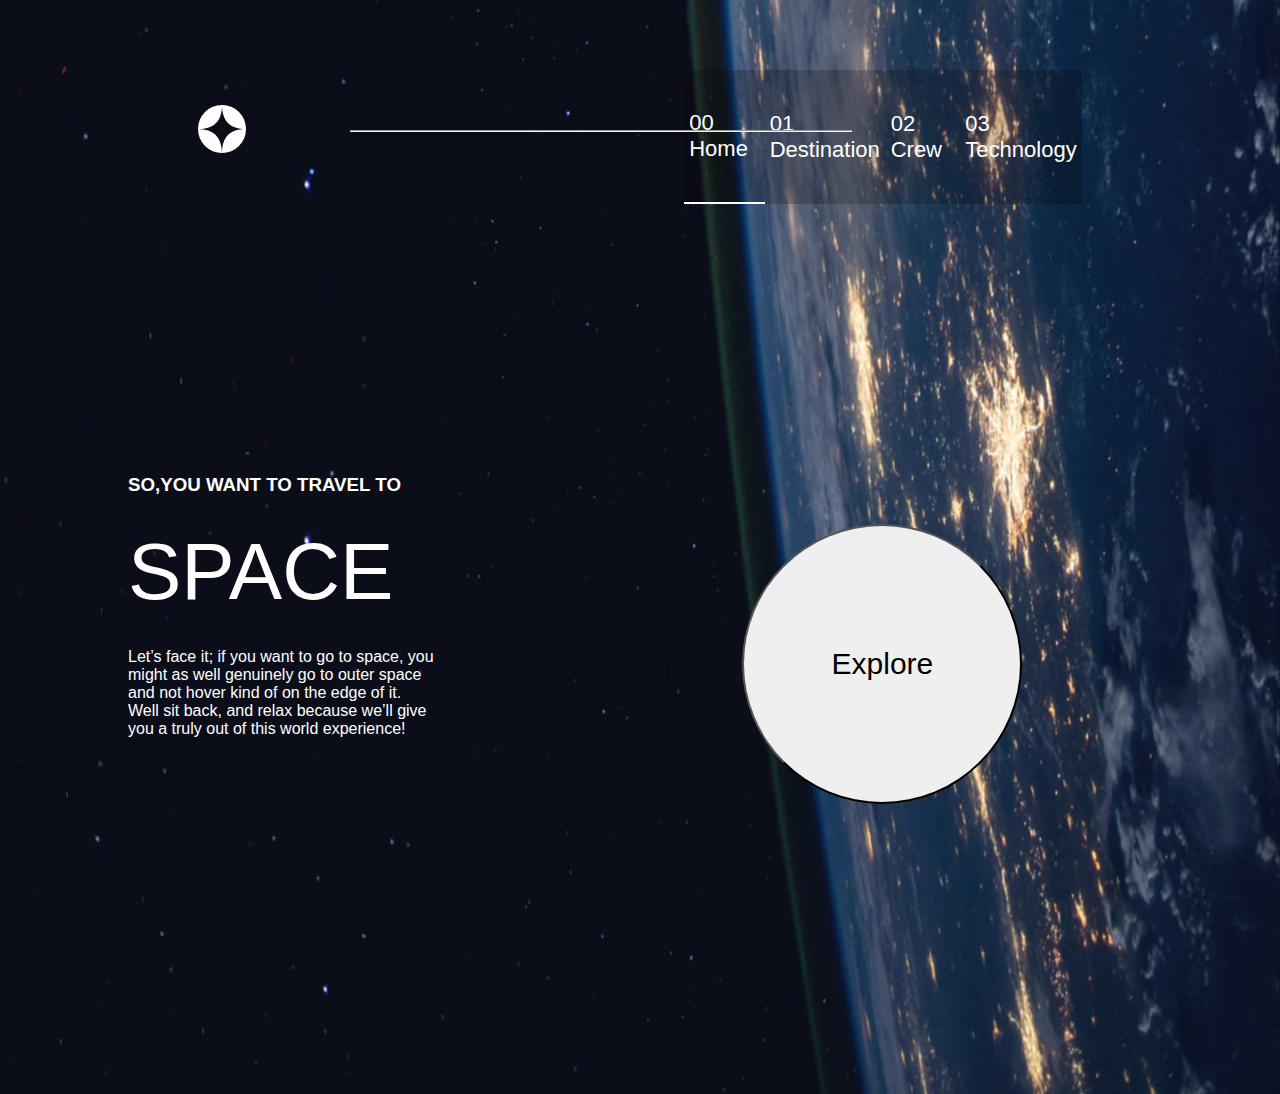
<file: index.html>
<!DOCTYPE html>
<html lang="en">
<head>
    <meta charset="UTF-8">
    <meta name="viewport" content="width=device-width, initial-scale=1.0">
    <link rel="stylesheet" href="./assets/style.css">
    <link rel="stylesheet" href="./assets/encabezado.css">
    <title>Document</title>
</head>
<body>
    <hr>
    <div id="container">
        <header>
            <div id="logo"><img src="./assets/shared/logo.svg" alt=""></div>
            <div id="menu">
                <li><a href="./index.html">00 Home</a></li>
                <li><a href="./destination-moon.html">01 Destination</a></li>
                <li><a href="./crew-commander.html">02 Crew</a></li>
                <li><a href="./technology-capsule.html">03 Technology</a></li>
            </div>
        </header>
        <div id="content">
            <div id="descripcion">
                <h3>SO,YOU WANT TO TRAVEL TO</h3>
                <h1>SPACE</h1>
                <p>Let’s face it; if you want to go to space, you might as well genuinely go to 
                    outer space and not hover kind of on the edge of it. Well sit back, and relax 
                    because we’ll give you a truly out of this world experience!</p>
            </div>
            <div id="explorer">
                <button>Explore</button>
            </div>
        </div>
    </div>
</body>
</html>
</file>
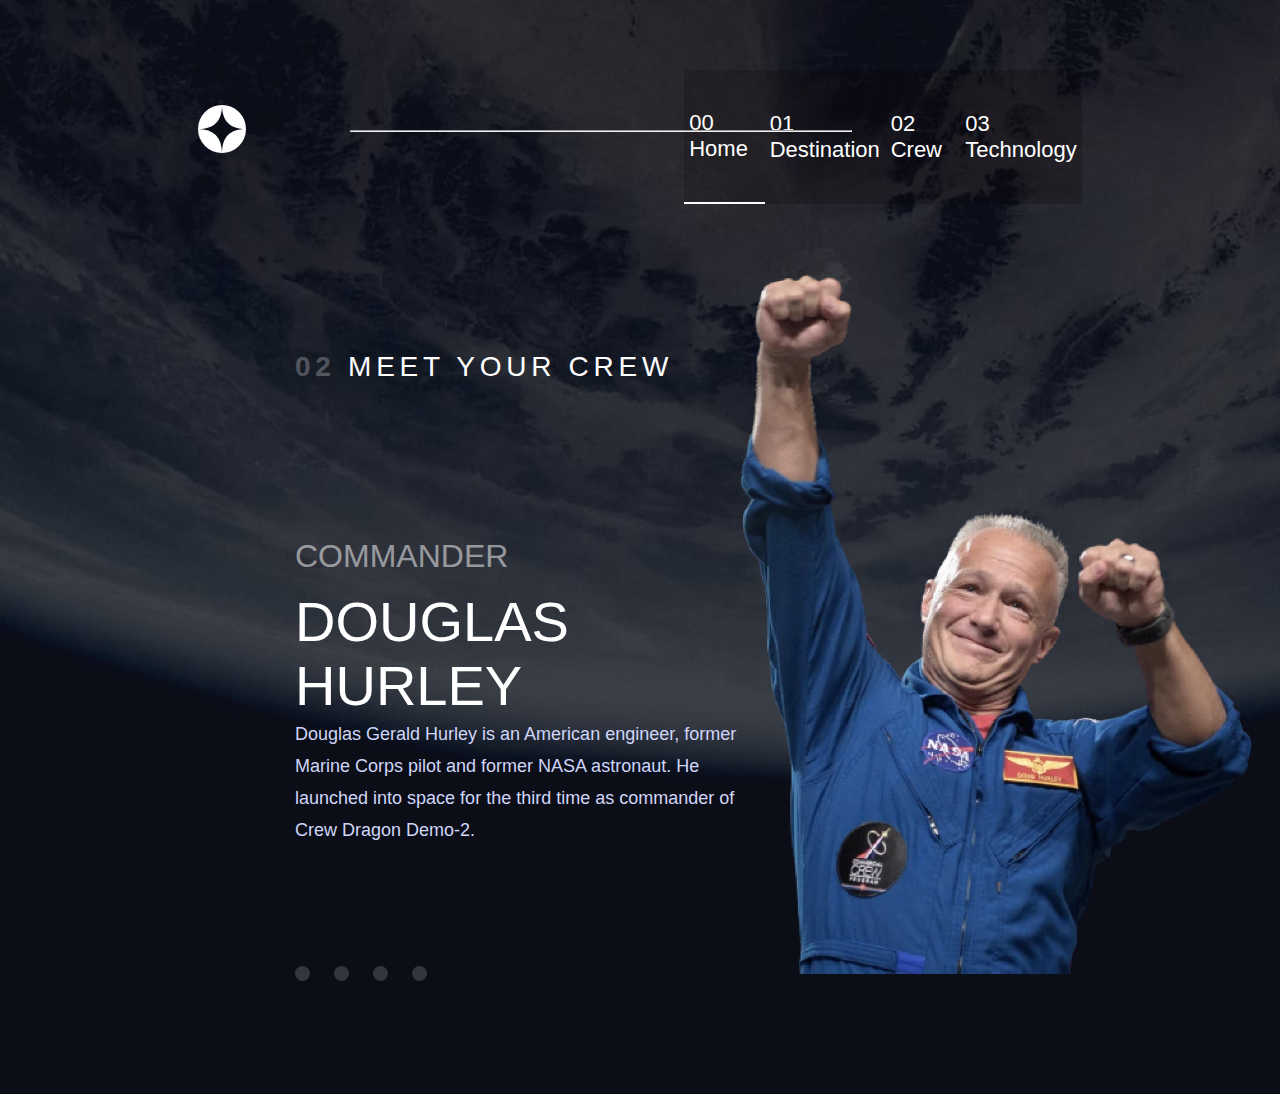
<file: crew-commander.html>
<!DOCTYPE html>
<html lang="en">
<head>
  <meta charset="UTF-8">
  <meta name="viewport" content="width=device-width, initial-scale=1.0">
  <link rel="stylesheet" href="./assets/crew-commander.style.css">
  <link rel="stylesheet" href="./assets/encabezado.css">
  <title>Space tourism website</title>
</head>
<body>
  <hr>
 <div id="container">
  <header>
    <div id="logo"><img src="./assets/shared/logo.svg" alt=""></div>
    <div id="menu">
        <li><a href="./index.html">00 Home</a></li>
        <li><a href="./destination-moon.html">01 Destination</a></li>
        <li><a href="./crew-commander.html">02 Crew</a></li>
        <li><a href="./technology-capsule.html">03 Technology</a></li>
    </div>
  </header>
  <div id="content">
    <div id="descri">
        <h3>
          <b>02</b>
          Meet your crew
        </h3>
        <h2>Commander</h2>
        <h1>Douglas Hurley</h1>
        <p id="info">
          Douglas Gerald Hurley is an American engineer, former Marine Corps pilot 
          and former NASA astronaut. He launched into space for the third time as 
          commander of Crew Dragon Demo-2.
        </p>
        <ul id="puntos">
          <li class="punto"><a href="./crew-commander.html"></a> </li>
          <li class="punto"><a href="./crew-specialist.html"></a> </li>
          <li class="punto"><a href="./crew-pilot.html"></a> </li>
          <li class="punto"><a href="./crew-engineer.html"></a> </li>
        </ul>
    </div>
    <div id="imagen">
       <img src="./assets/crew/image-douglas-hurley.webp" alt="">
    </div>
  </div>
 </div>
</body>
</html>
</file>
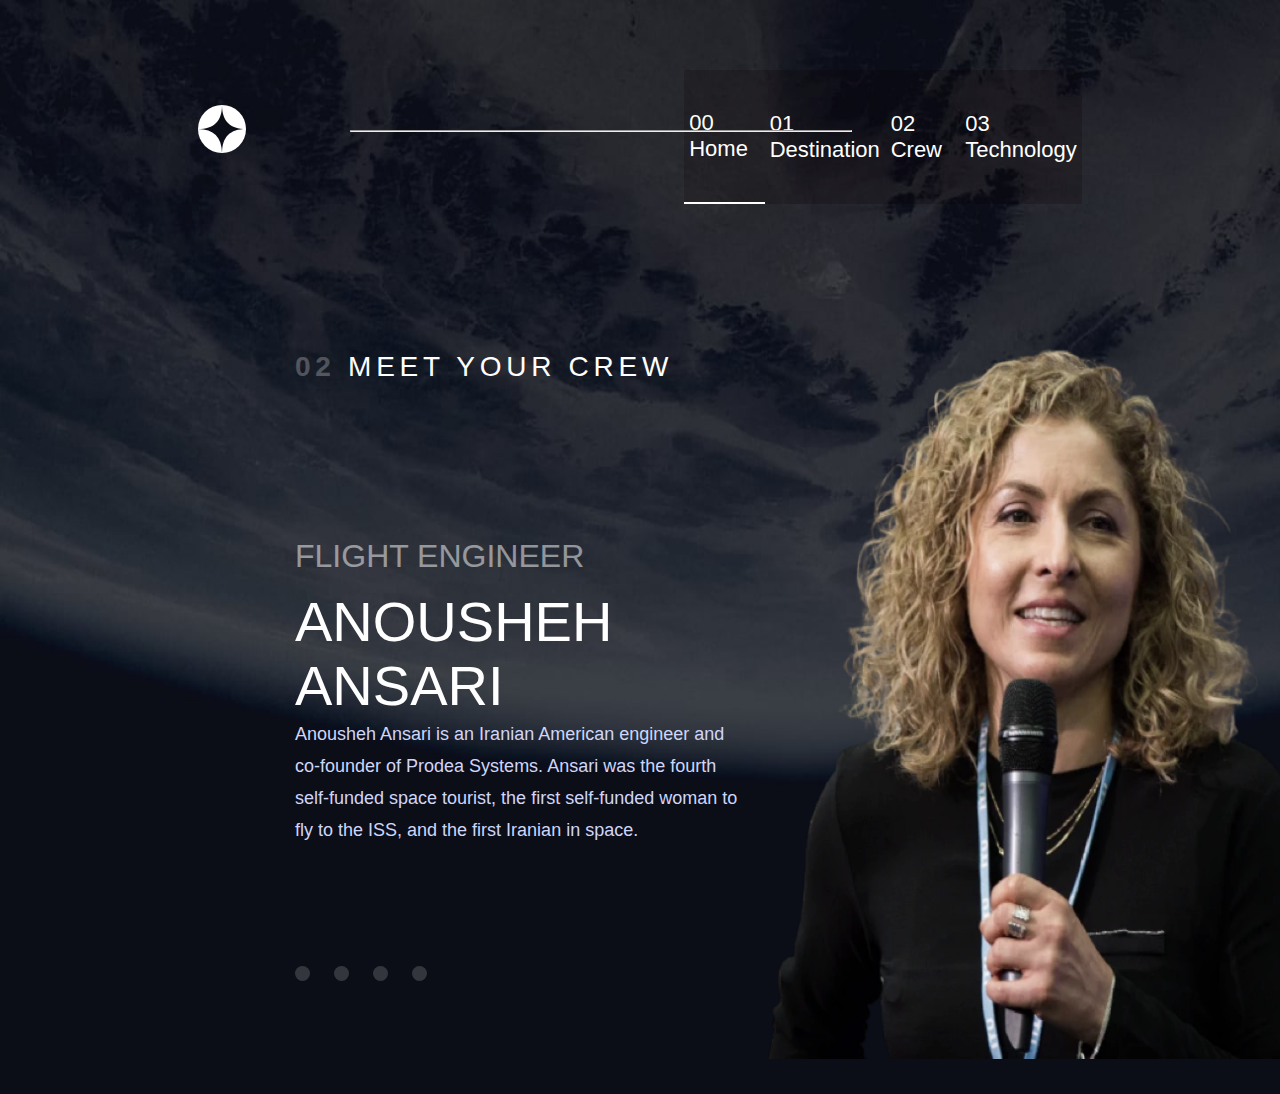
<file: crew-engineer.html>
<!DOCTYPE html>
<html lang="en">
<head>
  <meta charset="UTF-8">
  <meta name="viewport" content="width=device-width, initial-scale=1.0">
    <link rel="stylesheet" href="./assets/encabezado.css">
    <link rel="stylesheet" href="./assets/crew-Engineer.style.css">
  <title>Frontend Mentor | Space tourism website</title>
</head>
<body>
  <hr>
  <div id="container">
    <header>
      <div id="logo"><img src="./assets/shared/logo.svg" alt=""></div>
      <div id="menu">
          <li><a href="./index.html">00 Home</a></li>
          <li><a href="./destination-moon.html">01 Destination</a></li>
          <li><a href="./crew-commander.html">02 Crew</a></li>
          <li><a href="./technology-capsule.html">03 Technology</a></li>
      </div>
    </header>
    <div id="content">
      <div id="descri">
        <h3>
          <b>02</b>
          Meet your crew
        </h3>
        <h2>Flight Engineer</h2>
        <h1>Anousheh Ansari</h1>
        <p id="info">
          Anousheh Ansari is an Iranian American engineer and co-founder of Prodea Systems. 
          Ansari was the fourth self-funded space tourist, the first self-funded woman to 
          fly to the ISS, and the first Iranian in space.
        </p>
        <ul id="puntos">
          <li class="punto"><a href="./crew-commander.html"></a> </li>
          <li class="punto"><a href="./crew-specialist.html"></a> </li>
          <li class="punto"><a href="./crew-pilot.html"></a> </li>
          <li class="punto"><a href="./crew-engineer.html"></a> </li>
        </ul>
      </div>
      <div id="imagen">
        <img src="./assets/crew/image-anousheh-ansari.webp" alt="">
      </div>
    </div>
  </div>
</body>
</html>
</file>
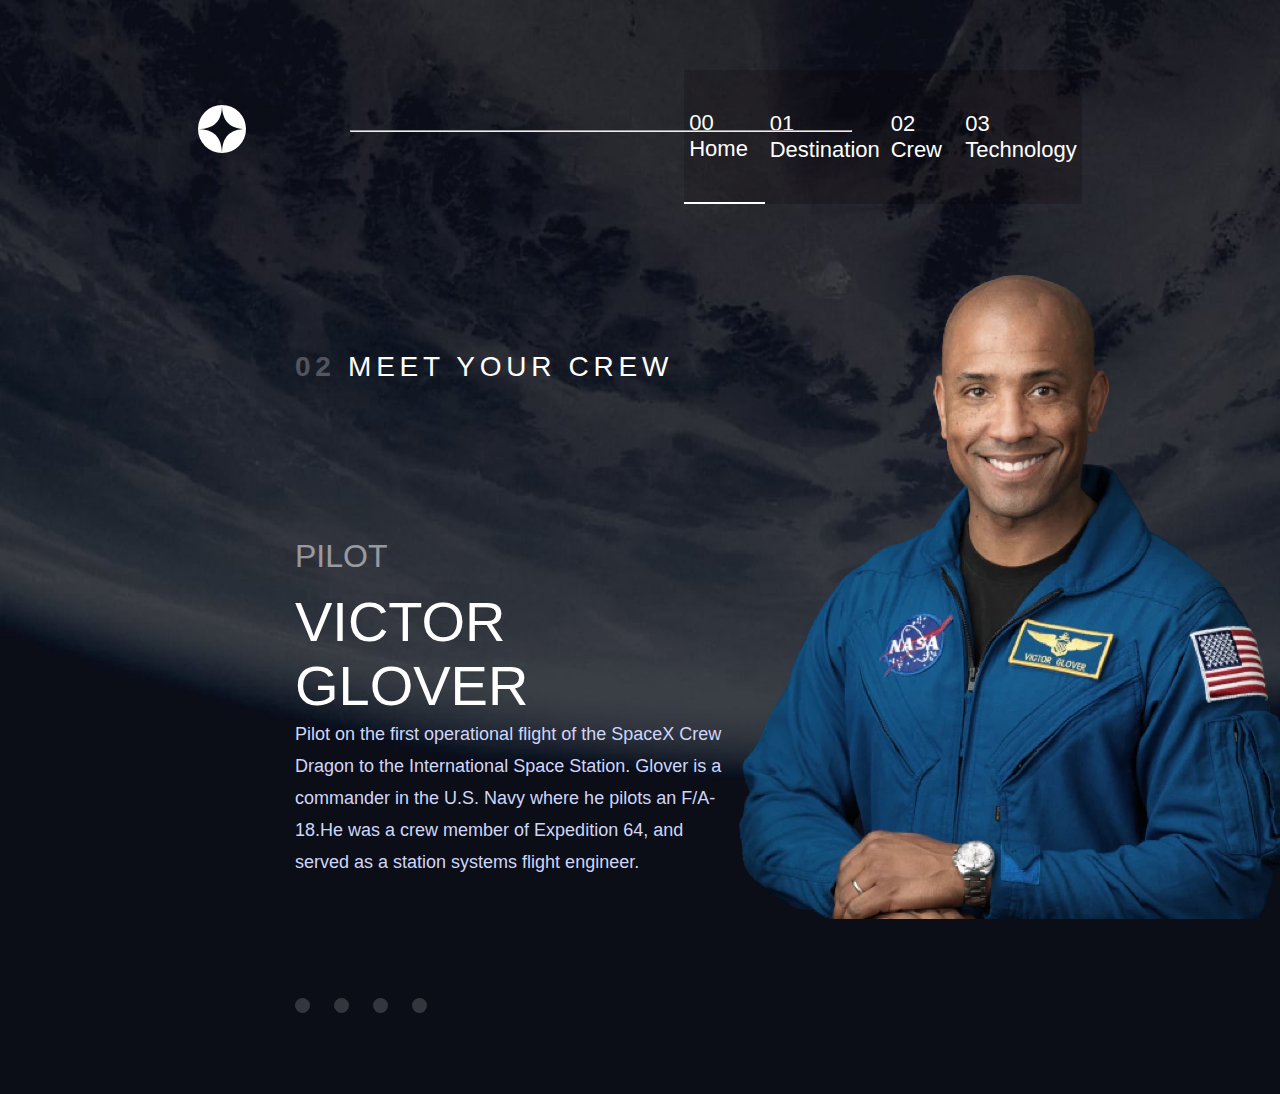
<file: crew-pilot.html>
<!DOCTYPE html>
<html lang="en">
<head>
  <meta charset="UTF-8">
  <meta name="viewport" content="width=device-width, initial-scale=1.0">
  <link rel="stylesheet" href="./assets/crew-pilot.style.css">
  <link rel="stylesheet" href="./assets/encabezado.css">
  <title>Frontend Mentor | Space tourism website</title>
</head>
<body>
   <hr>
    <div id="container">
      <header>
        <div id="logo"><img src="./assets/shared/logo.svg" alt=""></div>
        <div id="menu">
            <li><a href="./index.html">00 Home</a></li>
            <li><a href="./destination-moon.html">01 Destination</a></li>
            <li><a href="./crew-commander.html">02 Crew</a></li>
            <li><a href="./technology-capsule.html">03 Technology</a></li>
        </div>
      </header>
      <div id="content">
        <div id="descri">
          <h3>
            <b>02</b>
            Meet your crew
          </h3>
          <h2>Pilot</h2>
          <h1>Victor Glover</h1>
          <p id="info">
            Pilot on the first operational flight of the SpaceX Crew Dragon to the 
            International Space Station. Glover is a commander in the U.S. Navy where 
            he pilots an F/A-18.He was a crew member of Expedition 64, and served as a 
            station systems flight engineer.
          </p>
          <ul id="puntos">
            <li class="punto"><a href="./crew-commander.html"></a> </li>
            <li class="punto"><a href="./crew-specialist.html"></a> </li>
            <li class="punto"><a href="./crew-pilot.html"></a> </li>
            <li class="punto"><a href="./crew-engineer.html"></a> </li>
          </ul>
        </div>
        <div id="imagen">
          <img src="./assets/crew/image-victor-glover.webp" alt="">
        </div>
      </div>
    </div>
</body>
</html>
</file>
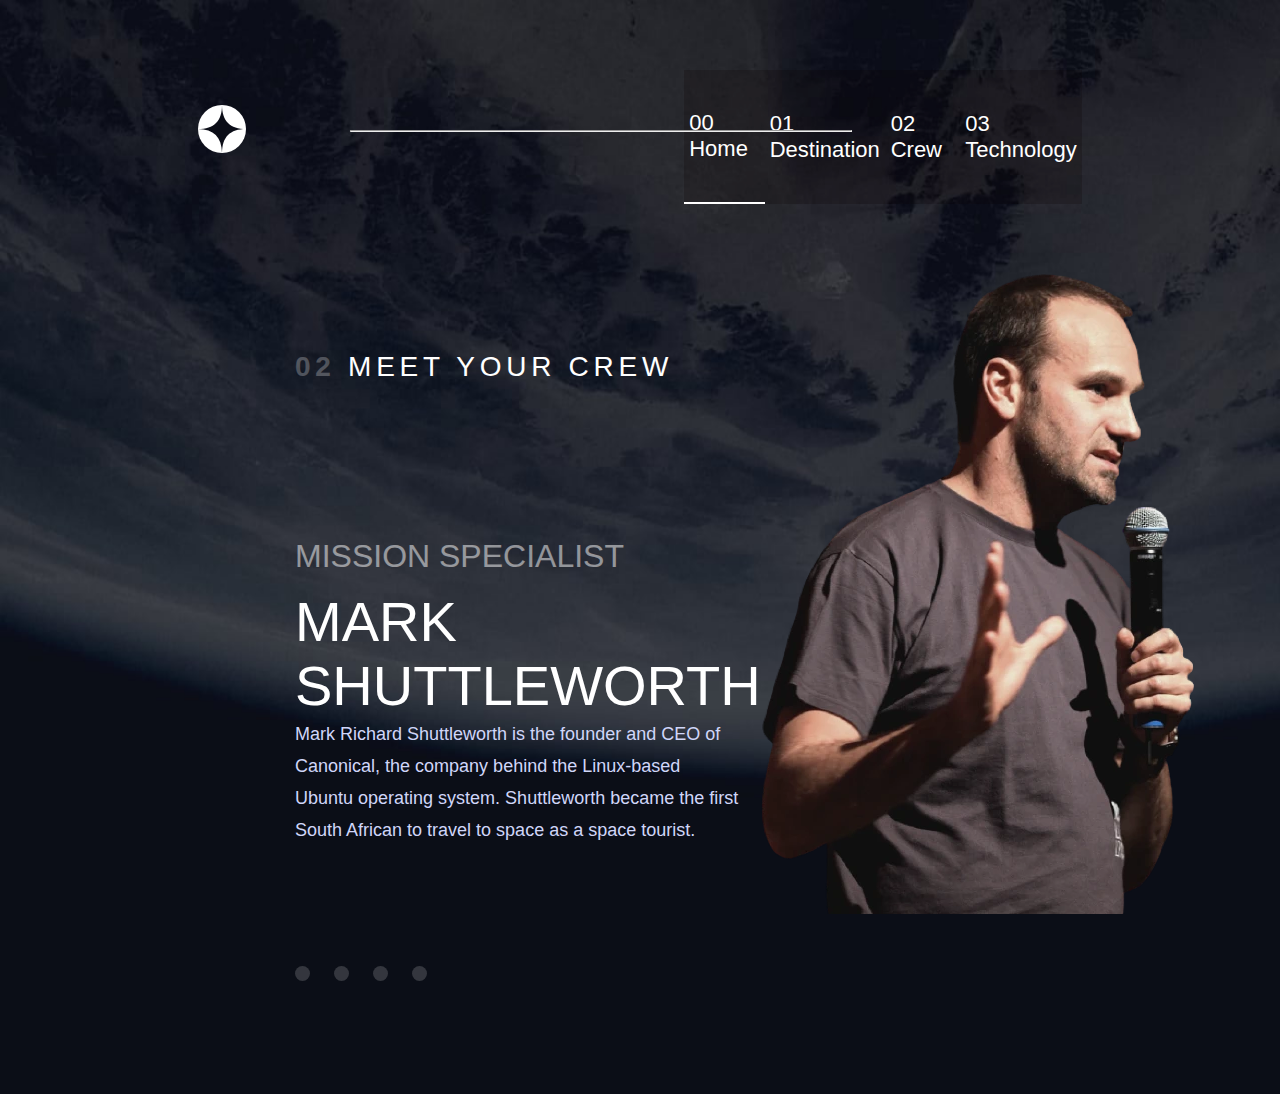
<file: crew-specialist.html>
<!DOCTYPE html>
<html lang="en">
<head>
  <meta charset="UTF-8">
  <meta name="viewport" content="width=device-width, initial-scale=1.0">
   <link rel="stylesheet" href="./assets/crew-specialist.style.css">
   <link rel="stylesheet" href="./assets/encabezado.css">
  <title>Frontend Mentor | Space tourism website</title>
</head>
<body>
     <hr>
     <div id="container">
      <header>
        <div id="logo"><img src="./assets/shared/logo.svg" alt=""></div>
        <div id="menu">
            <li><a href="./index.html">00 Home</a></li>
            <li><a href="./destination-moon.html">01 Destination</a></li>
            <li><a href="./crew-commander.html">02 Crew</a></li>
            <li><a href="./technology-capsule.html">03 Technology</a></li>
        </div>
      </header>
      <div id="content">
        <div id="descri">
          <h3>
            <b>02</b>
            Meet your crew
          </h3>
          <h2>Mission Specialist</h2>
          <h1>Mark Shuttleworth</h1>
          <p id="info">
            Mark Richard Shuttleworth is the founder and CEO of Canonical, the company behind 
            the Linux-based Ubuntu operating system. Shuttleworth became the first South 
            African to travel to space as a space tourist.
          </p>
          <ul id="puntos">
            <li class="punto"><a href="./crew-commander.html"></a> </li>
            <li class="punto"><a href="./crew-specialist.html"></a> </li>
            <li class="punto"><a href="./crew-pilot.html"></a> </li>
            <li class="punto"><a href="./crew-engineer.html"></a> </li>
          </ul>
        </div>
        <div id="imagen">
          <img src="./assets/crew/image-mark-shuttleworth.webp" alt="">
        </div>
      </div>
     </div>
</body>
</html>
</file>
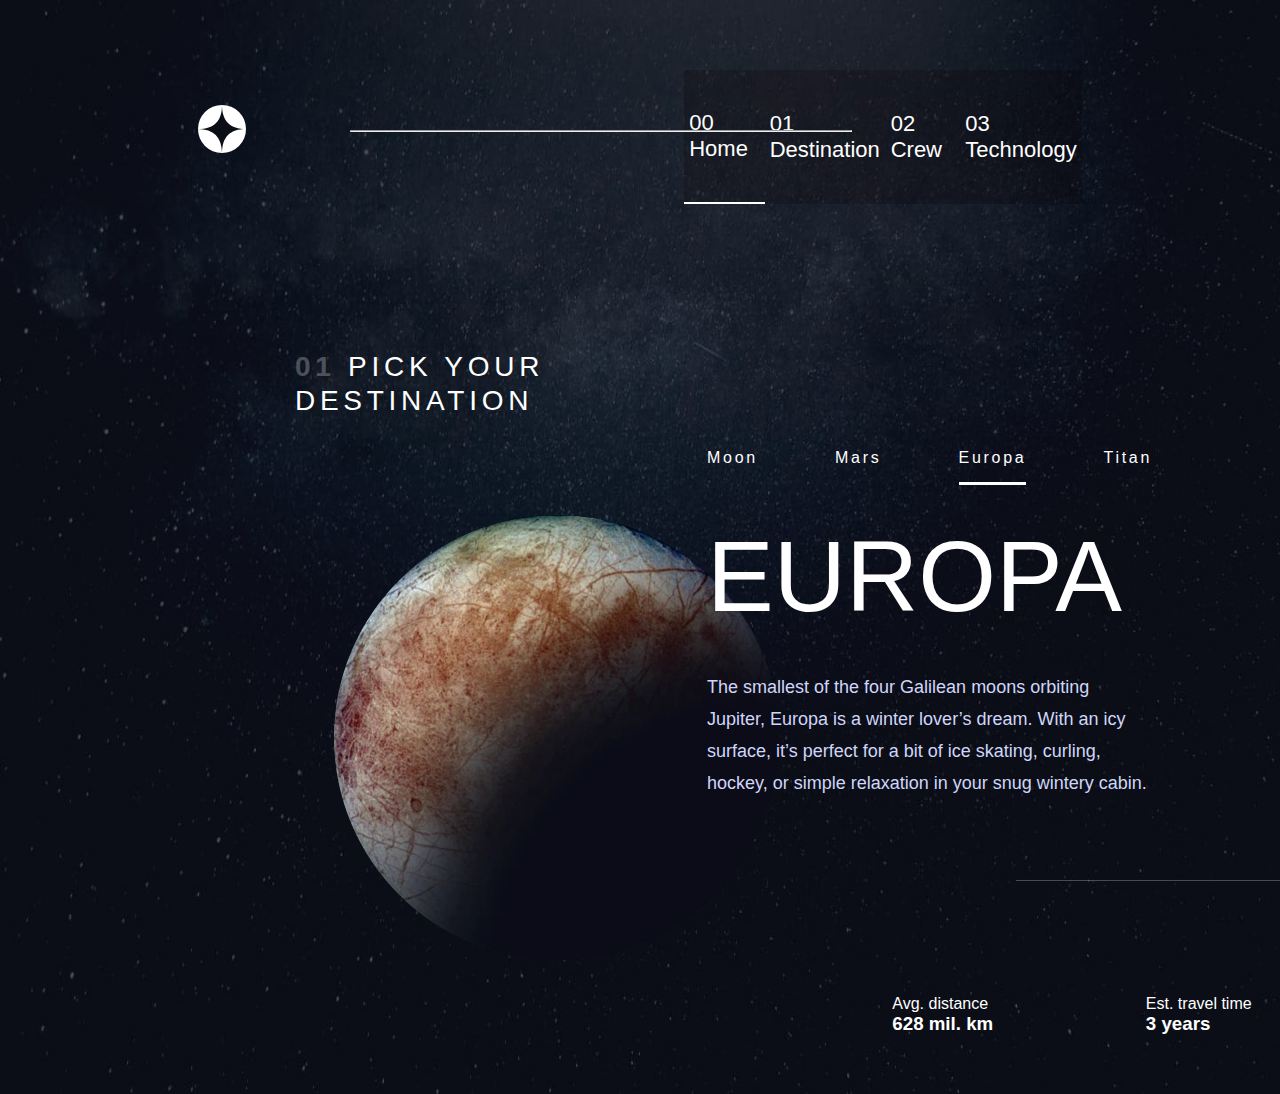
<file: destination-europa.html>
<!DOCTYPE html>
<html lang="en">
<head>
  <meta charset="UTF-8">
  <meta name="viewport" content="width=device-width, initial-scale=1.0">
  <link rel="stylesheet" href="./assets/encabezado.css">
  <link rel="stylesheet" href="./assets/destination-europa.style.css">
  <title>Frontend Mentor | Space tourism website</title>
  <style>
       #menu2 li:nth-child(3) a {
      border-bottom: solid #FFFFFF;
    }
  </style>
</head>
<body>
  <div id="container">
    <hr>
    <header>
      <div id="logo"><img src="./assets/shared/logo.svg" alt=""></div>
      <div id="menu">
          <li><a href="./index.html">00 Home</a></li>
          <li><a href="./destination-moon.html">01 Destination</a></li>
          <li><a href="./crew-commander.html">02 Crew</a></li>
          <li><a href="./technology-capsule.html">03 Technology</a></li>
      </div>
  </header> 
  <div id="content">
    <div id="imagen">
      <h3>
        <b>01</b>
        Pick your destination
      </h3>
      <img src="./destination/image-europa.webp" alt="">
    </div>
    <div id="info">
      <ul id="menu2">
        <li><a href="./destination-moon.html">Moon</a></li>
        <li><a href="./destination-mars.html">Mars</a></li>
        <li><a href="./destination-europa.html">Europa</a></li>
        <li><a href="./destination-titan.html">Titan</a></li>
        </ul>
        <h1 id="titu">Europa</h1>
          <p id="informa">
            The smallest of the four Galilean moons orbiting Jupiter, Europa is a 
            winter lover’s dream. With an icy surface, it’s perfect for a bit of 
            ice skating, curling, hockey, or simple relaxation in your snug 
            wintery cabin.
          </p>
    </div>
    <div id="linea"></div>
    <div id="datos">
      <class id="dato">
        <p>Avg. distance</p>
        <h3>628 mil. km</h3>
      </class>
      <class id="dato">
        <p>Est. travel time</p>
        <h3>3 years</h3>
      </class>
    </div>
  </div>
  </div>
</body>
</html>
</file>
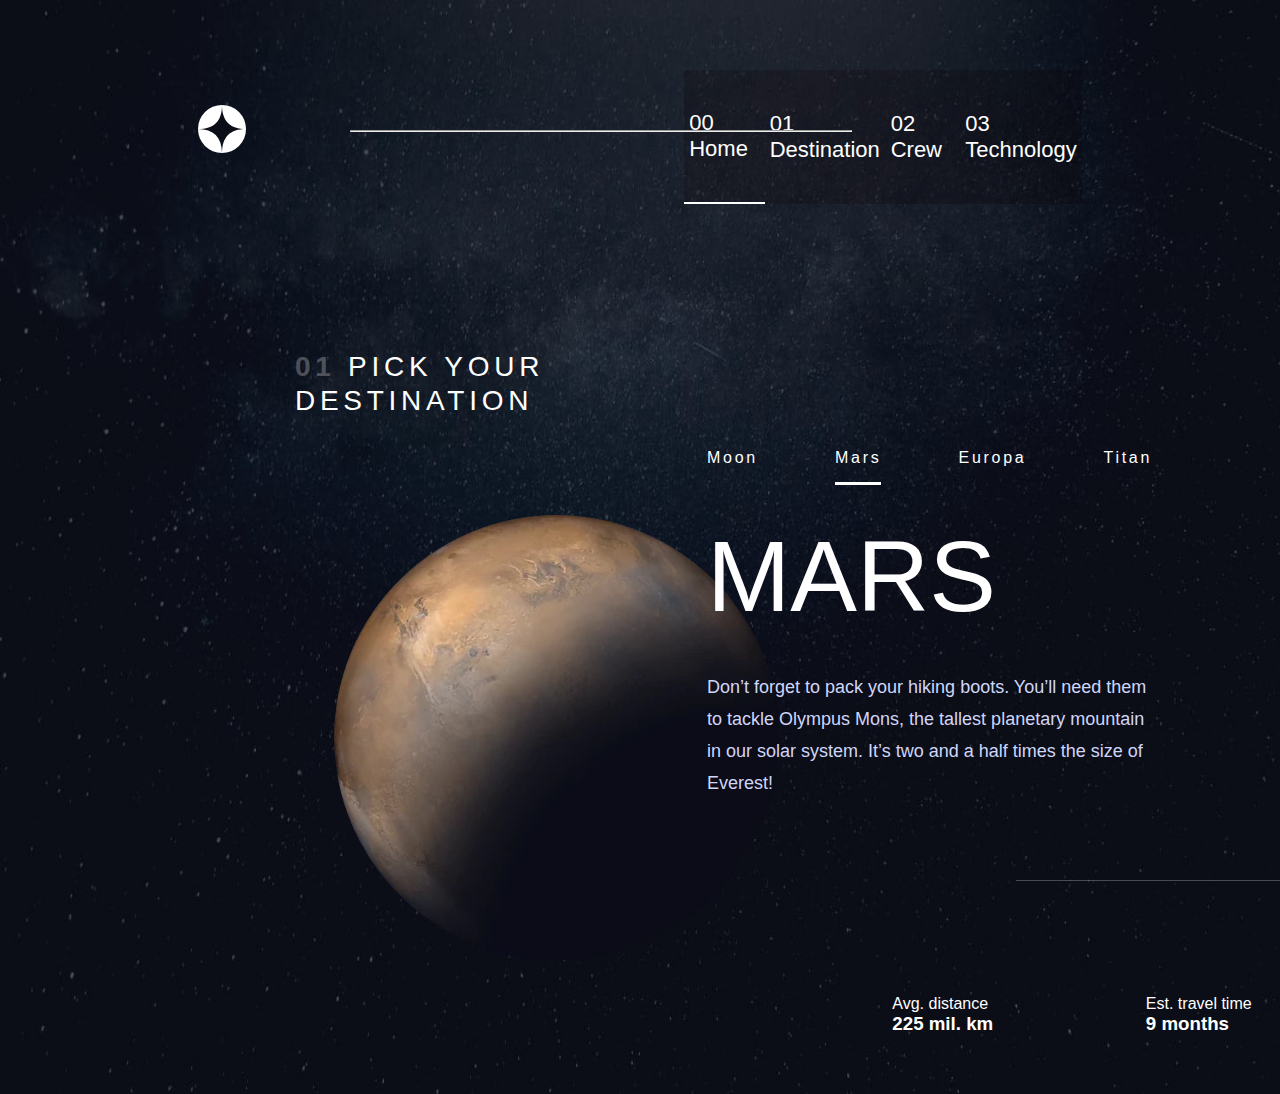
<file: destination-mars.html>
<!DOCTYPE html>
<html lang="en">
<head>
  <meta charset="UTF-8">
  <meta name="viewport" content="width=device-width, initial-scale=1.0">
  <link rel="stylesheet" href="./assets/encabezado.css">
  <link rel="stylesheet" href="./assets/destination-mars.style.css">
  <title>Space tourism website</title>
  <style>
      #menu2 li:nth-child(2) a {
      border-bottom: solid #FFFFFF;
    }
  </style>
</head>
<body>
  <hr>
  <div id="container">
    <header>
      <div id="logo"><img src="./assets/shared/logo.svg" alt=""></div>
      <div id="menu">
          <li><a href="./index.html">00 Home</a></li>
          <li><a href="./destination-moon.html">01 Destination</a></li>
          <li><a href="./crew-commander.html">02 Crew</a></li>
          <li><a href="./technology-capsule.html">03 Technology</a></li>
      </div>
  </header>   
  <div id="content">
    <div id="imagen">
      <h3>
        <b>01</b>
        Pick your destination
      </h3>
      <img src="./destination/image-mars.webp" alt="">
    </div>
    <div id="info">
      <ul id="menu2">
        <li><a href="./destination-moon.html">Moon</a></li>
        <li><a href="./destination-mars.html">Mars</a></li>
        <li><a href="./destination-europa.html">Europa</a></li>
        <li><a href="./destination-titan.html">Titan</a></li>
        </ul>
        <h1 id="titu">Mars</h1>
          <p id="informa">
            Don’t forget to pack your hiking boots. You’ll need them to tackle Olympus Mons, 
            the tallest planetary mountain in our solar system. It’s two and a half times 
            the size of Everest!
          </p>
    </div>
    <div id="linea"></div>
    <div id="datos">
      <class id="dato">
        <p>Avg. distance</p>
        <h3>225 mil. km</h3>
      </class>
      <class id="dato">
        <p>Est. travel time</p>
        <h3>9 months </h3>
      </class>
    </div>
  </div>
  </div>
</body>
</html>















  <!-- <link rel="icon" type="image/png" sizes="32x32" href="./assets/favicon-32x32.png"> -->
</file>
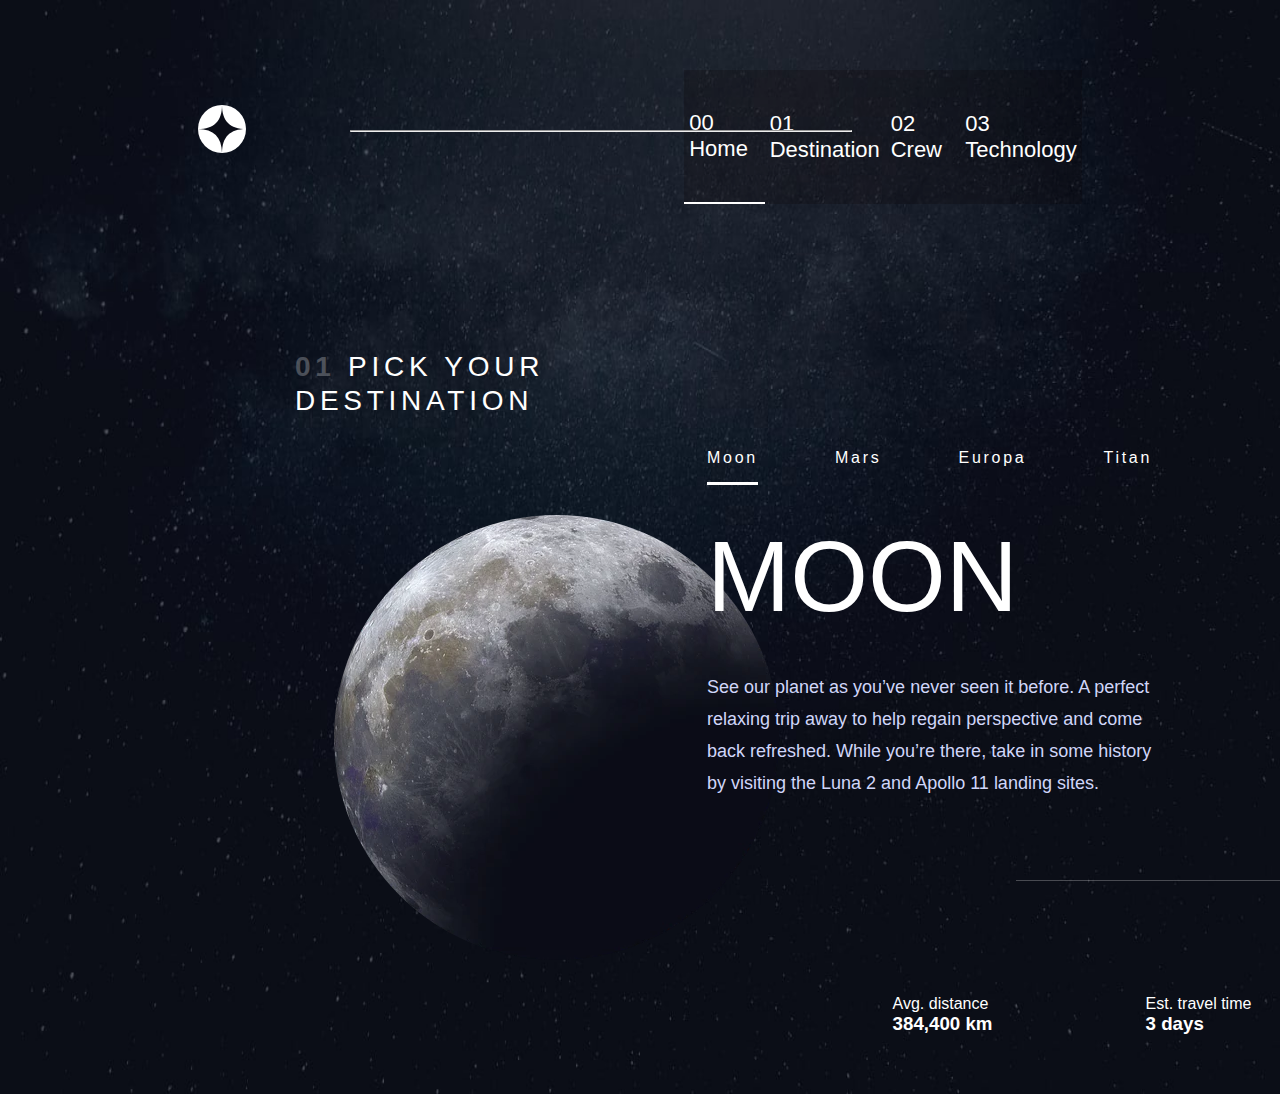
<file: destination-moon.html>
<!DOCTYPE html>
<html lang="en">
<head>
  <meta charset="UTF-8">
  <meta name="viewport" content="width=device-width, initial-scale=1.0">
  
  <link rel="stylesheet" href="./assets/encabezado.css">
  <link rel="stylesheet" href="./assets/destination.style.css">
  <title> Space tourism website</title>
</head>
<body>
  <hr>
  <div id="container">
      <header>
          <div id="logo"><img src="./assets/shared/logo.svg" alt=""></div>
          <div id="menu">
              <li><a href="./index.html">00 Home</a></li>
              <li><a href="./destination-moon.html">01 Destination</a></li>
              <li><a href="./crew-commander.html">02 Crew</a></li>
              <li><a href="./technology-capsule.html">03 Technology</a></li>
          </div>
      </header>
      <div id="content">
        <div id="imagen">
          <h3>
            <b>01</b>
            Pick your destination
          </h3>
          <img src="./destination/image-moon.webp" alt="">
        </div>
        <div id="info">
          <ul id="menu2">
          <li><a href="./destination-moon.html">Moon</a></li>
          <li><a href="./destination-mars.html">Mars</a></li>
          <li><a href="./destination-europa.html">Europa</a></li>
          <li><a href="./destination-titan.html">Titan</a></li>
          </ul>
          <h1 id="titu">Moon</h1>
          <p id="informa">
            See our planet as you’ve never seen it before. A perfect relaxing trip away to help 
            regain perspective and come back refreshed. While you’re there, take in some history 
            by visiting the Luna 2 and Apollo 11 landing sites.
          </p>
        </div>
        <div id="linea"></div>
        <div id="datos">
          <class id="dato">
            <p>Avg. distance</p>
            <h3>384,400 km</h3>
          </class>
          <class id="dato">
            <p>Est. travel time</p>
            <h3>3 days</h3>
          </class>
        </div>
      </div>
  </div>  
</body>
</html>
</file>
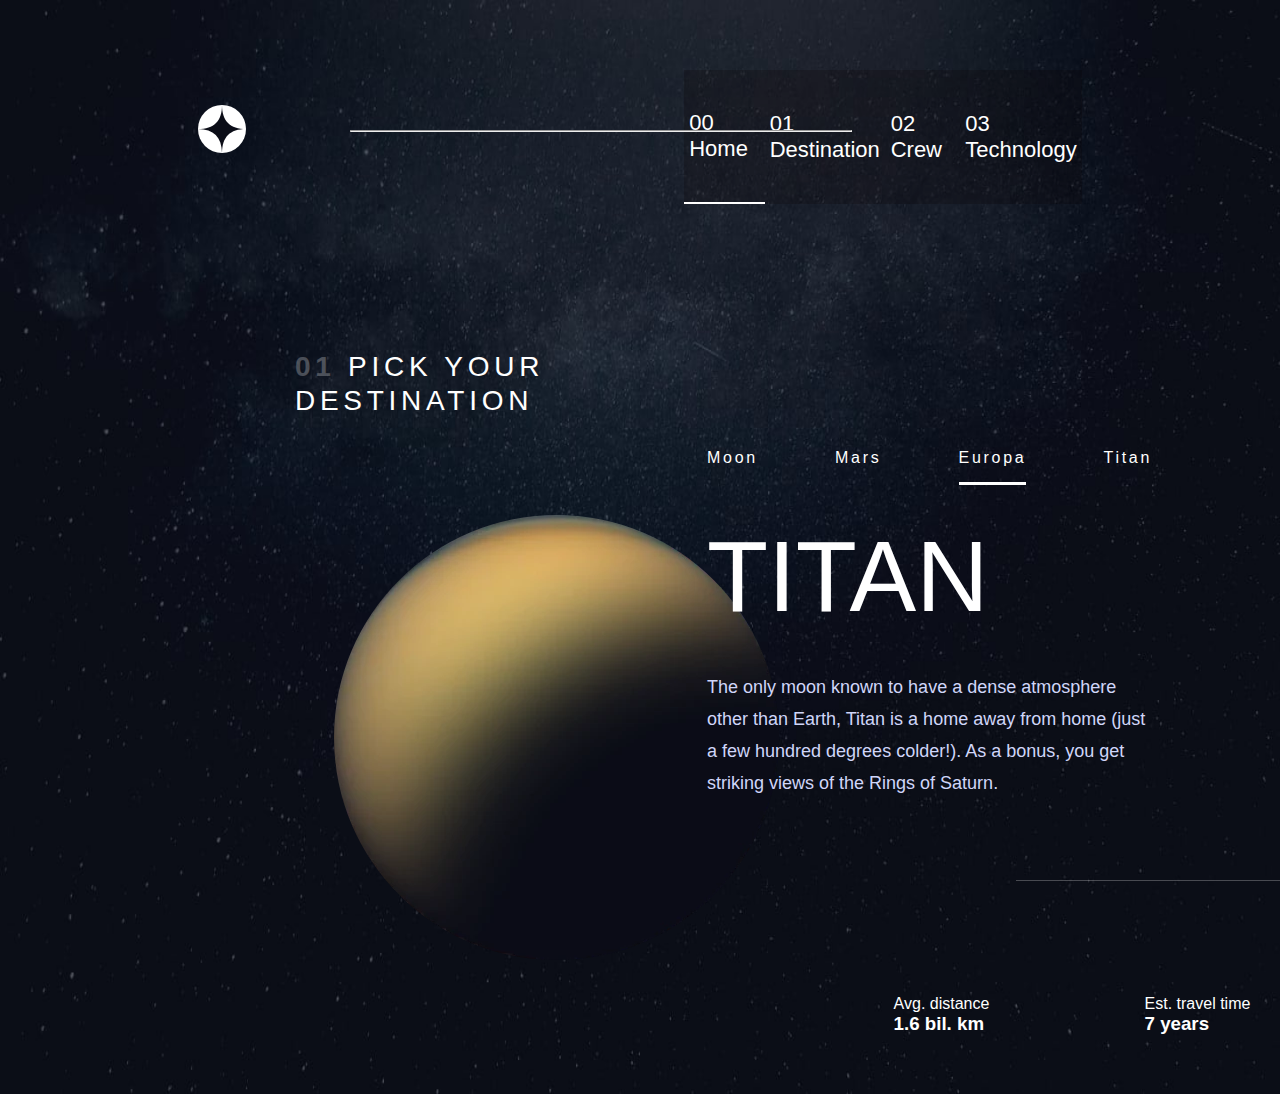
<file: destination-titan.html>
<!DOCTYPE html>
<html lang="en">
<head>
  <meta charset="UTF-8">
  <meta name="viewport" content="width=device-width, initial-scale=1.0">
  <link rel="stylesheet" href="./assets/encabezado.css">
  <link rel="stylesheet" href="./assets/destination-europa.style.css">
  <title>Frontend Mentor | Space tourism website</title>
  <style>
       #menu2 li:nth-child(3) a {
      border-bottom: solid #FFFFFF;
    }
  </style>
</head>
<body>
  <hr>
  <div id="container">
    <header>
      <div id="logo"><img src="./assets/shared/logo.svg" alt=""></div>
      <div id="menu">
          <li><a href="./index.html">00 Home</a></li>
          <li><a href="./destination-moon.html">01 Destination</a></li>
          <li><a href="./crew-commander.html">02 Crew</a></li>
          <li><a href="./technology-capsule.html">03 Technology</a></li>
      </div>
  </header> 
  <div id="content">
    <div id="imagen">
      <h3>
        <b>01</b>
        Pick your destination
      </h3>
      <img src="./destination/image-titan.webp" alt="">
    </div>
    <div id="info">
      <ul id="menu2">
        <li><a href="./destination-moon.html">Moon</a></li>
        <li><a href="./destination-mars.html">Mars</a></li>
        <li><a href="./destination-europa.html">Europa</a></li>
        <li><a href="./destination-titan.html">Titan</a></li>
        </ul>
        <h1 id="titu">Titan</h1>
          <p id="informa">
            The only moon known to have a dense atmosphere other than Earth, Titan 
            is a home away from home (just a few hundred degrees colder!). As a 
            bonus, you get striking views of the Rings of Saturn.
          </p>
    </div>
    <div id="linea"></div>
    <div id="datos">
      <class id="dato">
        <p>Avg. distance</p>
        <h3>1.6 bil. km</h3>
      </class>
      <class id="dato">
        <p>Est. travel time</p>
        <h3>7 years</h3>
      </class>
    </div>
  </div>
  </div>
</body>
</html>
</file>
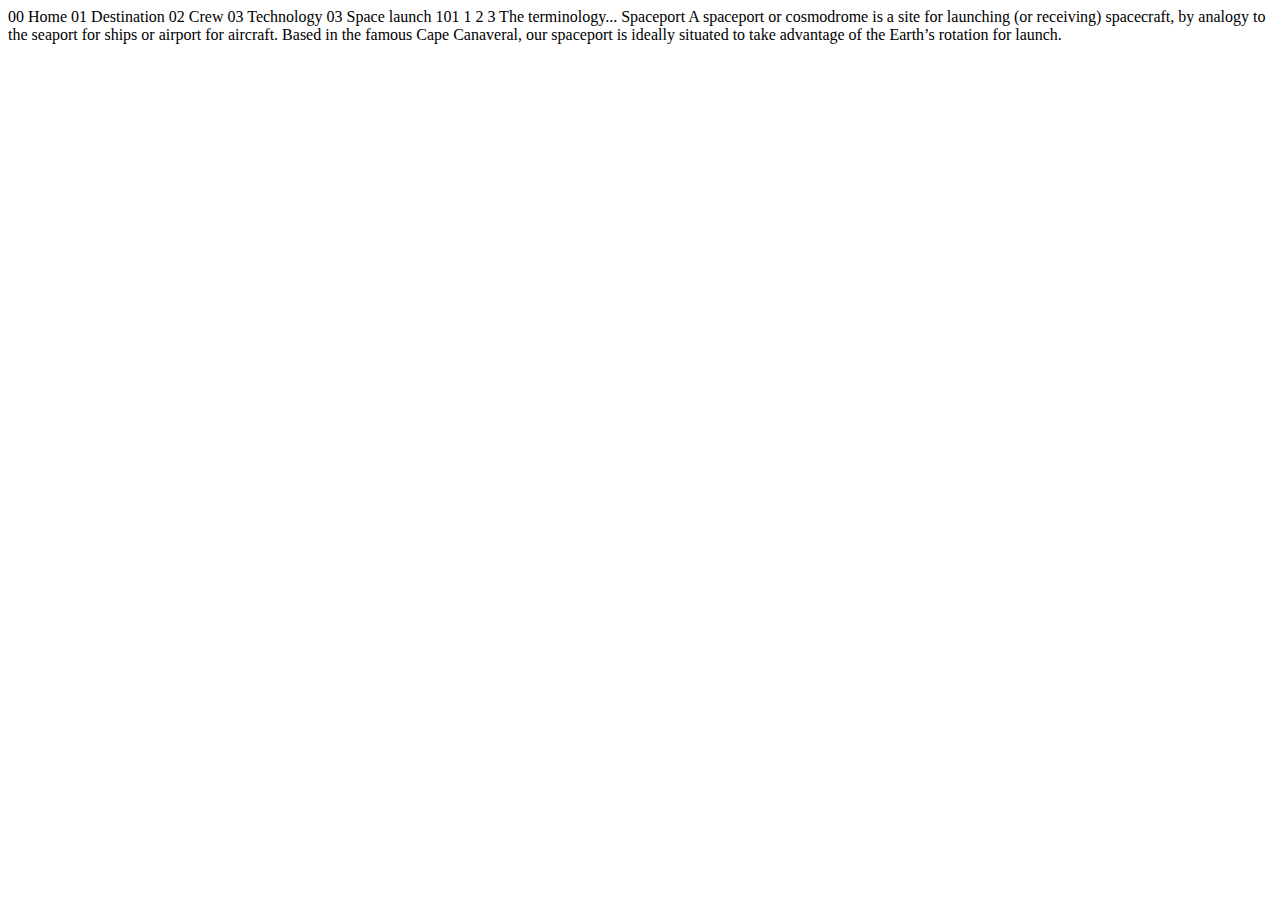
<file: technology-spaceport.html>
<!DOCTYPE html>
<html lang="en">
<head>
  <meta charset="UTF-8">
  <meta name="viewport" content="width=device-width, initial-scale=1.0">

  <link rel="icon" type="image/png" sizes="32x32" href="./assets/favicon-32x32.png">
  
  <title>Frontend Mentor | Space tourism website</title>
</head>
<body>

  00 Home
  01 Destination
  02 Crew
  03 Technology

  03 Space launch 101

  1
  2
  3

  The terminology...
  Spaceport

  A spaceport or cosmodrome is a site for launching (or receiving) spacecraft, 
  by analogy to the seaport for ships or airport for aircraft. Based in the 
  famous Cape Canaveral, our spaceport is ideally situated to take advantage 
  of the Earth’s rotation for launch.
</body>
</html>
</file>
<file: assets/style.css>
*{
    margin: 0;
    padding: 0;
    font-family: Arial, Helvetica, sans-serif;
}
body{
    background-image: url("./background-home-desktop.jpg");
    background-repeat: no-repeat;
    background-size: 100% 100%;
    min-height: 1024px;
}
hr{
    position: absolute;
    top: 52px;
    left: 350px;
    width: 600px;
}
#container{
    margin: 0 auto;
    width: 80%;
    
}

#content{
    display: flex;
}
#content #descripcion{
   width: 30%;
   margin-top: 200px;
   color: white;
}
#descripcion h1{
    font-size: 80px;
    font-weight: 50;
    margin-top: 30px;
    margin-bottom: 30px;
}
#content #explorer{
  margin-top: 250px;
  margin-left: 30%;
}
#explorer button{
    width: 280px;
    height: 280px;
    border-radius: 100%;
     font-size: 30px;
}
</file>
<file: assets/encabezado.css>
*{
    margin: 0;
    padding: 0;
    font-family: Arial, Helvetica, sans-serif;
}

hr{
    position: absolute;
    top: 130px;
    left: 350px;
    width: 500px;
}
#container{
    margin: 0 auto;
    width: 80%;
    
}
header{
    display: flex;
    justify-content: space-between;
    margin: 70px;
}
header #logo{
    margin-top: 35px;
}
#logo img{
    max-width: 100%;
    height: auto;
}
header #menu{
    display: flex;
    justify-content: space-between;
    align-items: center;
    background-color: rgba(11, 0, 0,0.2 );
    
}
#menu{
    width: 45%;
    list-style: none;
}
#menu li{
    padding: 40px 5px;
}
#menu li a{
     text-decoration: none ;
     color: white;
     font-size: 22px;
     
}
#menu li a:hover{
    color: rgb(91, 165, 42);
    border-bottom:2px solid white;  
    padding: 40px 5px;
}
#menu li:nth-child(1){
    border-bottom:2px solid white;   
}
</file>
<file: assets/crew-commander.style.css>
*{
    margin: 0;
    padding: 0;
    font-family: Arial, Helvetica, sans-serif;
}
body{
    background-image: url("./crew/background-crew-desktop.jpg");
    background-repeat: no-repeat;
    background-size: 100% 100%;
    min-height: 1024px;
}
#container{
    margin: 0 auto;
    width: 80%;
}
#content{
    width: 100%;
    display: flex;
}
#descri{
    margin-top: 76px;
    margin-left: 167px;
}
#descri h3{
    font-style: normal;
    font-weight: 400;
    font-size: 28px;
    line-height: 34px;
    letter-spacing: 4.725px;
    text-transform: uppercase;
    color: #FFFFFF;
}
#descri h3 b{
    mix-blend-mode: normal;
    opacity: 0.25;
}
#descri h2{
    margin-top: 154px;
    font-style: normal;
    font-weight: 400;
    font-size: 32px;
    line-height: 37px;
    text-transform: uppercase;
    color: #FFFFFF;
    mix-blend-mode: normal;
    opacity: 0.5;
}
#descri h1{
    margin-top: 15px;
    font-style: normal;
    font-weight: 400;
    font-size: 56px;
    line-height: 64px;
    text-transform: uppercase;
    color: #FFFFFF;
}
#descri #info{
    width: 444px;
    margin-left: 0;
    font-style: normal;
    font-weight: 400;
    font-size: 18px;
    line-height: 32px;
    color: #D0D6F9;
}
#puntos {
    display: flex;
    list-style: none;
    flex-wrap: nowrap;
    justify-content: space-between;
    width: 132px;
    margin-left: 0;
    margin-top: 120px;
}
.punto {
    background: #FFFFFF;
    mix-blend-mode: normal;
    opacity: 0.17;
    border-radius: 100%;
    width: 15px;
    height: 15px;
}
.punto:hover {
    background: #FFFFFF;
    opacity: 1;


}
.punto a {
    width: 100%;
    height: 100%;
    display: block;
}
</file>
<file: assets/crew-Engineer.style.css>
*{
    margin: 0;
    padding: 0;
    font-family: Arial, Helvetica, sans-serif;
}
body{
    background-image: url("./crew/background-crew-desktop.jpg");
    background-repeat: no-repeat;
    background-size: 100% 100%;
    min-height: 1024px;
}
#container{
    margin: 0 auto;
    width: 80%;
}
#content{
    width: 100%;
    display: flex;
}
#descri{
    margin-top: 76px;
    margin-left: 167px;
}
#descri h3{
    font-style: normal;
    font-weight: 400;
    font-size: 28px;
    line-height: 34px;
    letter-spacing: 4.725px;
    text-transform: uppercase;
    color: #FFFFFF;
}
#descri h3 b{
    mix-blend-mode: normal;
    opacity: 0.25;
}
#descri h2{
    margin-top: 154px;
    font-style: normal;
    font-weight: 400;
    font-size: 32px;
    line-height: 37px;
    text-transform: uppercase;
    color: #FFFFFF;
    mix-blend-mode: normal;
    opacity: 0.5;
}
#descri h1{
    margin-top: 15px;
    font-style: normal;
    font-weight: 400;
    font-size: 56px;
    line-height: 64px;
    text-transform: uppercase;
    color: #FFFFFF;
}
#descri #info{
    width: 444px;
    margin-left: 0;
    font-style: normal;
    font-weight: 400;
    font-size: 18px;
    line-height: 32px;
    color: #D0D6F9;
}
#puntos {
    display: flex;
    list-style: none;
    flex-wrap: nowrap;
    justify-content: space-between;
    width: 132px;
    margin-left: 0;
    margin-top: 120px;
}
.punto {
    background: #FFFFFF;
    mix-blend-mode: normal;
    opacity: 0.17;
    border-radius: 100%;
    width: 15px;
    height: 15px;
}
.punto:hover {
    background: #FFFFFF;
    opacity: 1;


}
.punto a {
    width: 100%;
    height: 100%;
    display: block;
}
#imagen img{
    margin-top: 73px;
    margin-left: 28px;
    width: 568.07px;
    height: 712px;
}
</file>
<file: assets/crew-pilot.style.css>
*{
    margin: 0;
    padding: 0;
    font-family: Arial, Helvetica, sans-serif;
}
body{
    background-image: url("./crew/background-crew-desktop.jpg");
    background-repeat: no-repeat;
    background-size: 100% 100%;
    min-height: 1024px;
}
#container{
    margin: 0 auto;
    width: 80%;
}   
#content{
    width: 100%;
    display: flex;
}
#descri{
    margin-top: 76px;
    margin-left: 167px;
}
#descri h3{
    font-style: normal;
    font-weight: 400;
    font-size: 28px;
    line-height: 34px;
    letter-spacing: 4.725px;
    text-transform: uppercase;
    color: #FFFFFF;
}
#descri h3 b{
    mix-blend-mode: normal;
    opacity: 0.25;
}
#descri h2{
    margin-top: 154px;
    font-style: normal;
    font-weight: 400;
    font-size: 32px;
    line-height: 37px;
    text-transform: uppercase;
    color: #FFFFFF;
    mix-blend-mode: normal;
    opacity: 0.5;
}
#descri h1{
    margin-top: 15px;
    font-style: normal;
    font-weight: 400;
    font-size: 56px;
    line-height: 64px;
    text-transform: uppercase;
    color: #FFFFFF;
}
#descri #info{
    width: 444px;
    margin-left: 0;
    font-style: normal;
    font-weight: 400;
    font-size: 18px;
    line-height: 32px;
    color: #D0D6F9;
}
#puntos {
    display: flex;
    list-style: none;
    flex-wrap: nowrap;
    justify-content: space-between;
    width: 132px;
    margin-left: 0;
    margin-top: 120px;
}
.punto {
    background: #FFFFFF;
    mix-blend-mode: normal;
    opacity: 0.17;
    border-radius: 100%;
    width: 15px;
    height: 15px;
}
.punto:hover {
    background: #FFFFFF;
    opacity: 1;


}
.punto a {
    width: 100%;
    height: 100%;
    display: block;
}
</file>
<file: assets/crew-specialist.style.css>
*{
    margin: 0;
    padding: 0;
    font-family: Arial, Helvetica, sans-serif;
}
body{
    background-image: url("./crew/background-crew-desktop.jpg");
    background-repeat: no-repeat;
    background-size: 100% 100%;
    min-height: 1024px;
}
#container{
    margin: 0 auto;
    width: 80%;
}
#content{
    width: 100%;
    display: flex;
}
#descri{
    margin-top: 76px;
    margin-left: 167px;
}
#descri h3{
    font-style: normal;
    font-weight: 400;
    font-size: 28px;
    line-height: 34px;
    letter-spacing: 4.725px;
    text-transform: uppercase;
    color: #FFFFFF;
}
#descri h3 b{
    mix-blend-mode: normal;
    opacity: 0.25;
}
#descri h2{
    margin-top: 154px;
    font-style: normal;
    font-weight: 400;
    font-size: 32px;
    line-height: 37px;
    text-transform: uppercase;
    color: #FFFFFF;
    mix-blend-mode: normal;
    opacity: 0.5;
}
#descri h1{
    margin-top: 15px;
    font-style: normal;
    font-weight: 400;
    font-size: 56px;
    line-height: 64px;
    text-transform: uppercase;
    color: #FFFFFF;
}
#descri #info{
    width: 444px;
    margin-left: 0;
    font-style: normal;
    font-weight: 400;
    font-size: 18px;
    line-height: 32px;
    color: #D0D6F9;
}
#puntos {
    display: flex;
    list-style: none;
    flex-wrap: nowrap;
    justify-content: space-between;
    width: 132px;
    margin-left: 0;
    margin-top: 120px;
}
.punto {
    background: #FFFFFF;
    mix-blend-mode: normal;
    opacity: 0.17;
    border-radius: 100%;
    width: 15px;
    height: 15px;
}
.punto:hover {
    background: #FFFFFF;
    opacity: 1;


}
.punto a {
    width: 100%;
    height: 100%;
    display: block;
}
</file>
<file: assets/destination-europa.style.css>
*{
    margin: 0;
    padding: 0;
    font-family: Arial, Helvetica, sans-serif;
}
body{
    background-image: url("../destination/background-destination-desktop.jpg");
    background-repeat: no-repeat;
    background-size: 100% 100%;
    min-height: 1024px;
}
#container{
    margin: 0 auto;
    width: 80%;
}
#content{
    width: 100%;
    height: 764px;
    display: grid;
    grid-template-columns: 50% 50%;
}
#imagen{
    margin-top: 76px;
    margin-left: 167px;
}
#imagen h3{

    font-style: normal;
    font-weight: 400;
    font-size: 28px;
    line-height: 34px;
    letter-spacing: 4.725px;
    text-transform: uppercase;
    color: #FFFFFF;
}
#imagen h3 b{
    mix-blend-mode: normal;
    opacity: 0.25; 
}
#imagen img{
    margin-top: 97px;
    margin-left: 39px;
    width: 445px;
    height: 445px;
}
#info{
    width: 445px;
    height: 472px;
    margin-top: 174px;
    margin-left: 67px;
}
#info #menu2{
    list-style: none;
    display: flex;
    width: 100%;
    height: 34px;
    margin-left: 0;
    justify-content: space-between;
}
#menu2 li a:hover {
    border-bottom: solid #FFFFFF;
}
#menu2 li a{
    display: block;
    font-style: normal;
    font-weight: 400;
    font-size: 16px;
    line-height: 19px;
    letter-spacing: 2.7px;
    color: #FFFFFF;
    text-decoration: none;
    height: 100%;
}
#titu{
    margin: 37px 0;
    font-style: normal;
    font-weight: 400;
    font-size: 100px;
    line-height: 115px;
    color: #FFFFFF;
    text-transform: uppercase;
}
#informa{

    font-style: normal;
    font-weight: 400;
    font-size: 18px;
    line-height: 32px;
    color: #D0D6F9;
    width: 100%;
}
#linea{
    position: absolute;
    top: 880px;
    left: 1016px;
    width: 500px;
    height: 1px;
    background: #FFFFFF;
    mix-blend-mode: normal;
    opacity: 0.25;
}
#datos{
    margin-top: 28px;
    margin-left: 688px;
    width: 100%;
    display: flex;
    color:#FFFFFF ;
    justify-content: space-around;
}
</file>
<file: assets/destination-mars.style.css>
*{
    margin: 0;
    padding: 0;
    font-family: Arial, Helvetica, sans-serif;
}
body{
    background-image: url("../destination/background-destination-desktop.jpg");
    background-repeat: no-repeat;
    background-size: 100% 100%;
    min-height: 1024px;
}
#container{
    margin: 0 auto;
    width: 80%;
}
#content{
    width: 100%;
    height: 764px;
    display: grid;
    grid-template-columns: 50% 50%;
}
#imagen{
    margin-top: 76px;
    margin-left: 167px;
}
#imagen h3{
    font-style: normal;
    font-weight: 400;
    font-size: 28px;
    line-height: 34px;
    letter-spacing: 4.725px;
    text-transform: uppercase;
    color: #FFFFFF;
}
#imagen h3 b{
    mix-blend-mode: normal;
    opacity: 0.25; 
}
#imagen img{
    margin-top: 97px;
    margin-left: 39px;
    width: 445px;
    height: 445px;
}
#info{
    width: 445px;
    height: 472px;
    margin-top: 174px;
    margin-left: 67px;
}
#info #menu2{
    list-style: none;
    display: flex;
    width: 100%;
    height: 34px;
    margin-left: 0;
    justify-content: space-between;
}
#menu2 li a:hover {
    border-bottom: solid #FFFFFF;
}
#menu2 li a{
    display: block;
    font-style: normal;
    font-weight: 400;
    font-size: 16px;
    line-height: 19px;
    letter-spacing: 2.7px;
    color: #FFFFFF;
    text-decoration: none;
    height: 100%;
}
#titu{
    margin: 37px 0;
    font-style: normal;
    font-weight: 400;
    font-size: 100px;
    line-height: 115px;
    color: #FFFFFF;
    text-transform: uppercase;
}
#informa{
    font-style: normal;
    font-weight: 400;
    font-size: 18px;
    line-height: 32px;
    color: #D0D6F9;
    width: 100%;
}
#linea{
    position: absolute;
    top: 880px;
    left: 1016px;
    width: 500px;
    height: 1px;
    background: #FFFFFF;
    mix-blend-mode: normal;
    opacity: 0.25;
}
#datos{
    margin-top: 28px;
    margin-left: 688px;
    width: 100%;
    display: flex;
    color:#FFFFFF ;
    justify-content: space-around;
}
</file>
<file: assets/destination.style.css>
*{
    margin: 0;
    padding: 0;
    font-family: Arial, Helvetica, sans-serif;
}
body{
    background-image: url("../destination/background-destination-desktop.jpg");
    background-repeat: no-repeat;
    background-size: 100% 100%;
    min-height: 1024px;
}
#container{
    margin: 0 auto;
    width: 80%;
    
}
#content{
    width: 100%;
    height: 764px;
    display: grid;
    grid-template-columns: 50% 50%;
}
#imagen{
    margin-top: 76px;
    margin-left: 167px;
}
#imagen h3{
    font-style: normal;
    font-weight: 400;
    font-size: 28px;
    line-height: 34px;
    letter-spacing: 4.725px;
    text-transform: uppercase;
    color: #FFFFFF;
}
#imagen h3 b{
    mix-blend-mode: normal;
    opacity: 0.25; 
}
#imagen img{
    margin-top: 97px;
    margin-left: 39px;
    width: 445px;
    height: 445px;
}
#info{
    width: 445px;
    height: 472px;
    margin-top: 174px;
    margin-left: 67px;
}
#info #menu2{
    list-style: none;
    display: flex;
    width: 100%;
    height: 34px;
    margin-left: 0;
    justify-content: space-between;
}
#menu2 li a:hover {
    border-bottom: solid #FFFFFF;
}
#menu2 li:first-child a{
    border-bottom: solid #FFFFFF;
}
#menu2 li a{
    display: block;
    font-style: normal;
    font-weight: 400;
    font-size: 16px;
    line-height: 19px;
    letter-spacing: 2.7px;
    color: #FFFFFF;
    text-decoration: none;
    height: 100%;
}
#titu{
    margin: 37px 0;
    font-style: normal;
    font-weight: 400;
    font-size: 100px;
    line-height: 115px;
    color: #FFFFFF;
    text-transform: uppercase;
}
#informa{
    font-style: normal;
    font-weight: 400;
    font-size: 18px;
    line-height: 32px;
    color: #D0D6F9;
    width: 100%;
}
#linea{
    position: absolute;
    top: 880px;
    left: 1016px;
    width: 500px;
    height: 1px;
    background: #FFFFFF;
    mix-blend-mode: normal;
    opacity: 0.25;
}
#datos{
    margin-top: 28px;
    margin-left: 688px;
    width: 100%;
    display: flex;
    color:#FFFFFF ;
    justify-content: space-around;
}
</file>
